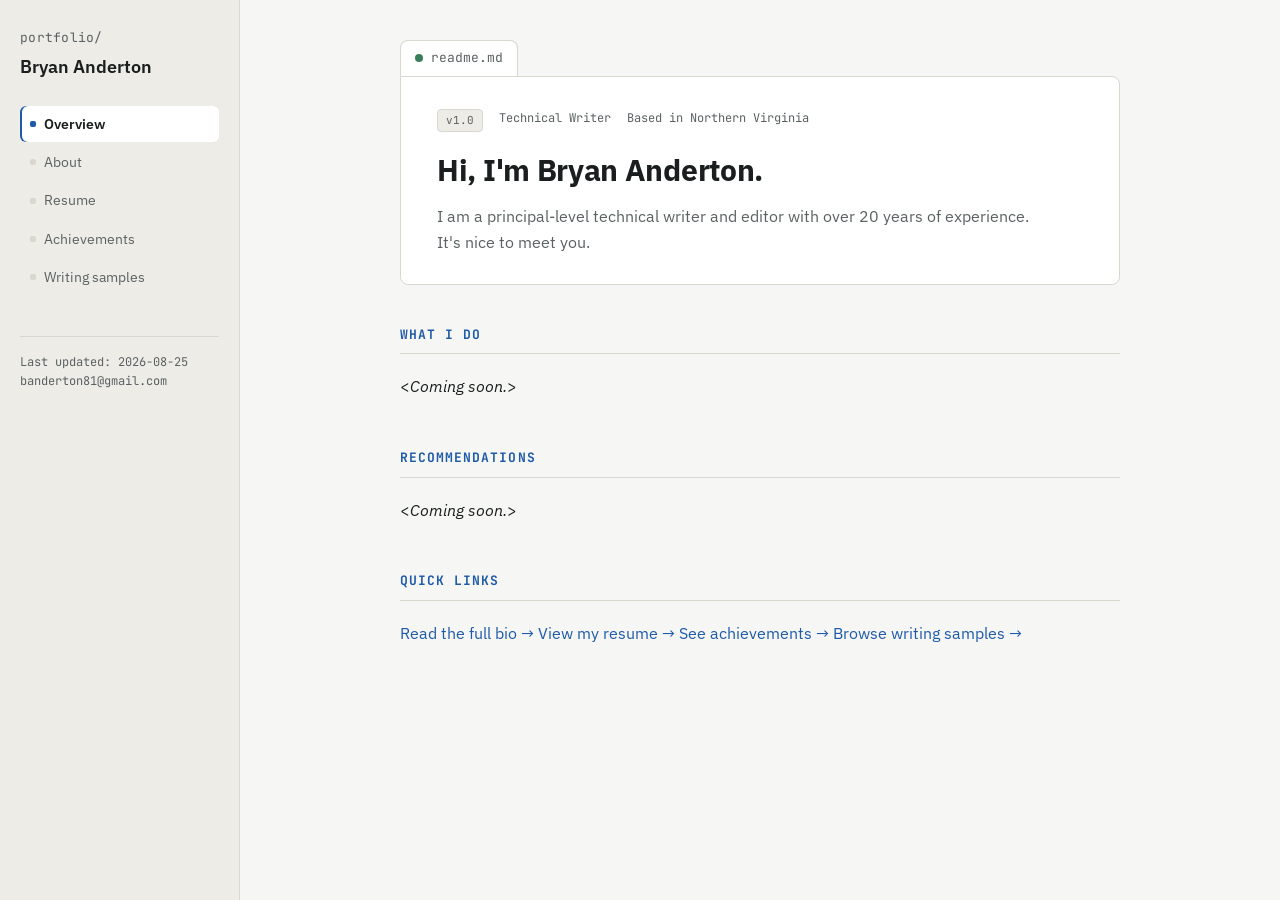
<file: index.html>
<!doctype html>
<html lang="en">
<head>
<meta charset="utf-8">
<meta name="viewport" content="width=device-width, initial-scale=1">
<title>Bryan Anderton — Principal Technical Writer</title>
<meta name="description" content="Technical writer portfolio — achievements, background, and writing samples.">
<link rel="preconnect" href="https://fonts.googleapis.com">
<link href="https://fonts.googleapis.com/css2?family=IBM+Plex+Sans:wght@400;500;600;700&family=JetBrains+Mono:wght@400;500&display=swap" rel="stylesheet">
<link rel="stylesheet" href="style.css">
</head>
<body>
<div class="shell">

  <aside class="sidebar">
    <div class="sidebar__brand">portfolio/</div>
    <p class="sidebar__name">Bryan Anderton</p>
    <nav aria-label="Primary">
      <ul>
        <li><a href="index.html" class="is-active">Overview</a></li>
        <li><a href="about.html">About</a></li>
        <li><a href="Bryan_Anderton_Resume.pdf" target="_blank">Resume</a></li>
        <li><a href="achievements.html">Achievements</a></li>
        <li><a href="samples.html">Writing samples</a></li>
      </ul>
    </nav>
    <div class="sidebar__footer">
      <div>Last updated: 2026-08-25</div>
      <div><a href="mailto:banderton81@gmail.com">banderton81@gmail.com</a></div>
    </div>
  </aside>

  <main>
    <div class="content">
      <div class="file-tab"><span class="file-tab__dot"></span>readme.md</div>
      <div class="doc-header">
        <div class="doc-header__meta">
          <span class="badge">v1.0</span>
          <span>Technical Writer</span>
          <span>Based in Northern Virginia</span>
        </div>
        <h1>Hi, I'm Bryan Anderton.</h1>
        <p>
          I am a principal-level technical writer and editor with over 20 years of experience. It's nice to meet you.
        </p>
        
      </div>

      <section>
        <h2>What I Do</h2>
        <p>
           &lt;<i>Coming soon.</i>&gt;
        </p>
      </section>

      <section>
        <h2>Recommendations</h2>
        <p>
          &lt;<i>Coming soon.</i>&gt;
        </p>
      </section>
      
      <section>
        <h2>Quick links</h2>
        <div class="contact-row">
          <a href="about.html">Read the full bio →</a>
          <a href="Bryan_Anderton_Resume.pdf" target="_blank">View my resume →</a>
          <a href="achievements.html">See achievements →</a>
          <a href="samples.html">Browse writing samples →</a>
        </div>
      </section>
    </div>
  </main>

</div>
</body>
</html>
</file>
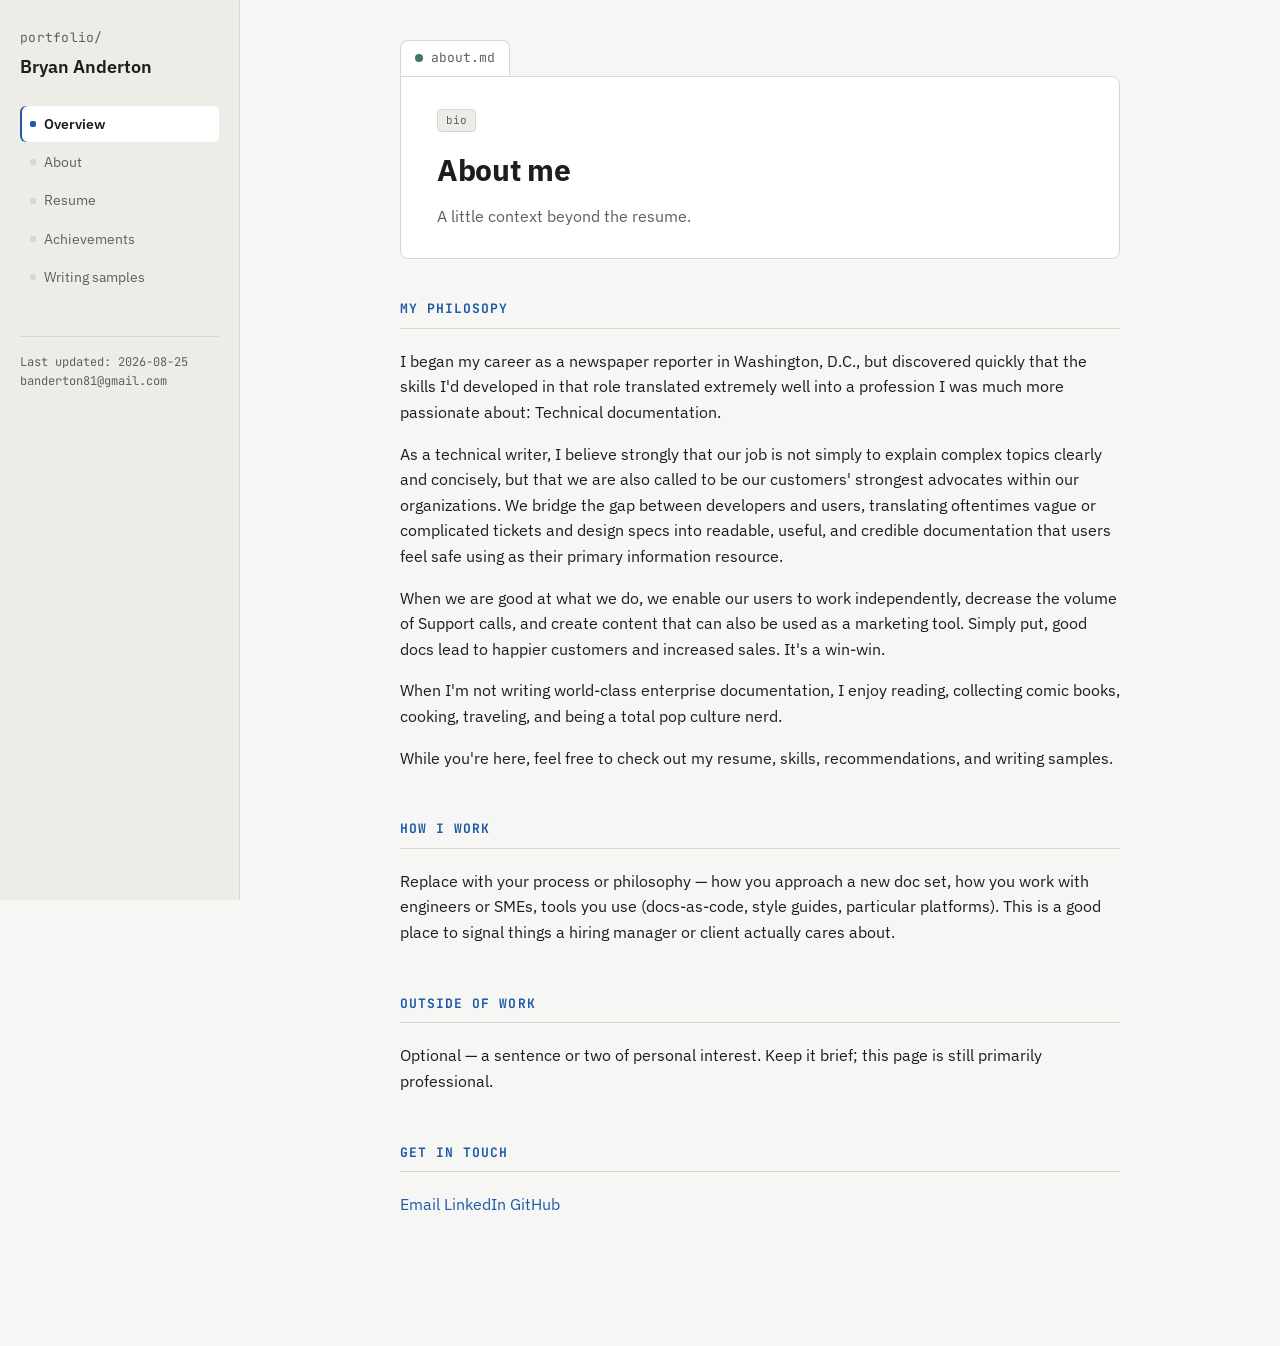
<file: about.html>
<!doctype html>
<html lang="en">
<head>
<meta charset="utf-8">
<meta name="viewport" content="width=device-width, initial-scale=1">
<title>About — Bryan Anderton</title>
<link rel="preconnect" href="https://fonts.googleapis.com">
<link href="https://fonts.googleapis.com/css2?family=IBM+Plex+Sans:wght@400;500;600;700&family=JetBrains+Mono:wght@400;500&display=swap" rel="stylesheet">
<link rel="stylesheet" href="style.css">
</head>
<body>
<div class="shell">

  <aside class="sidebar">
    <div class="sidebar__brand">portfolio/</div>
    <p class="sidebar__name">Bryan Anderton</p>
    <nav aria-label="Primary">
      <ul>
        <li><a href="index.html" class="is-active">Overview</a></li>
        <li><a href="about.html">About</a></li>
        <li><a href="Bryan_Anderton_Resume.pdf" target="_blank">Resume</a></li>
        <li><a href="achievements.html">Achievements</a></li>
        <li><a href="samples.html">Writing samples</a></li>
      </ul>
    </nav>
    <div class="sidebar__footer">
      <div>Last updated: 2026-08-25</div>
      <div><a href="mailto:banderton81@gmail.com">banderton81@gmail.com</a></div>
    </div>
  </aside>

  <main>
    <div class="content">
      <div class="file-tab"><span class="file-tab__dot"></span>about.md</div>
      <div class="doc-header">
        <div class="doc-header__meta">
          <span class="badge">bio</span>
        </div>
        <h1>About me</h1>
        <p>A little context beyond the resume.</p>
      </div>

      <section>
        <h2>My Philosopy</h2>
        
          <p>
          I began my career as a newspaper reporter in Washington, D.C., but discovered quickly that the skills I'd developed in that role translated extremely well into a profession I was much more passionate about: Technical documentation.
        </p> 
        <p>
          As a technical writer, I believe strongly that our job is not simply to explain complex topics clearly and concisely, but that we are also called to be our customers' strongest advocates within our organizations. We bridge the gap between developers and users, translating oftentimes vague or complicated tickets and design specs into readable, useful, and credible documentation that users feel safe using as their primary information resource.
        </p> 
        <p>
          When we are good at what we do, we enable our users to work independently, decrease the volume of Support calls, and create content that can also be used as a marketing tool. Simply put, good docs lead to happier customers and increased sales. It's a win-win.
        </p>
        <p>
          When I'm not writing world-class enterprise documentation, I enjoy reading, collecting comic books, cooking, traveling, and being a total pop culture nerd.
        </p> 
        <p>
          While you're here, feel free to check out my resume, skills, recommendations, and writing samples.
        </p>
        
      </section>

      <section>
        <h2>How I work</h2>
        <p>
          Replace with your process or philosophy — how you approach a new doc
          set, how you work with engineers or SMEs, tools you use (docs-as-code,
          style guides, particular platforms). This is a good place to signal
          things a hiring manager or client actually cares about.
        </p>
      </section>

      <section>
        <h2>Outside of work</h2>
        <p>
          Optional — a sentence or two of personal interest. Keep it brief; this
          page is still primarily professional.
        </p>
      </section>

      <section>
        <h2>Get in touch</h2>
        <div class="contact-row">
          <a href="mailto:banderton81@gmail.com">Email</a>
          <a href="https://linkedin.com/in/yourname">LinkedIn</a>
          <a href="https://github.com/yourname">GitHub</a>
        </div>
      </section>
    </div>
  </main>

</div>
</body>
</html>
</file>
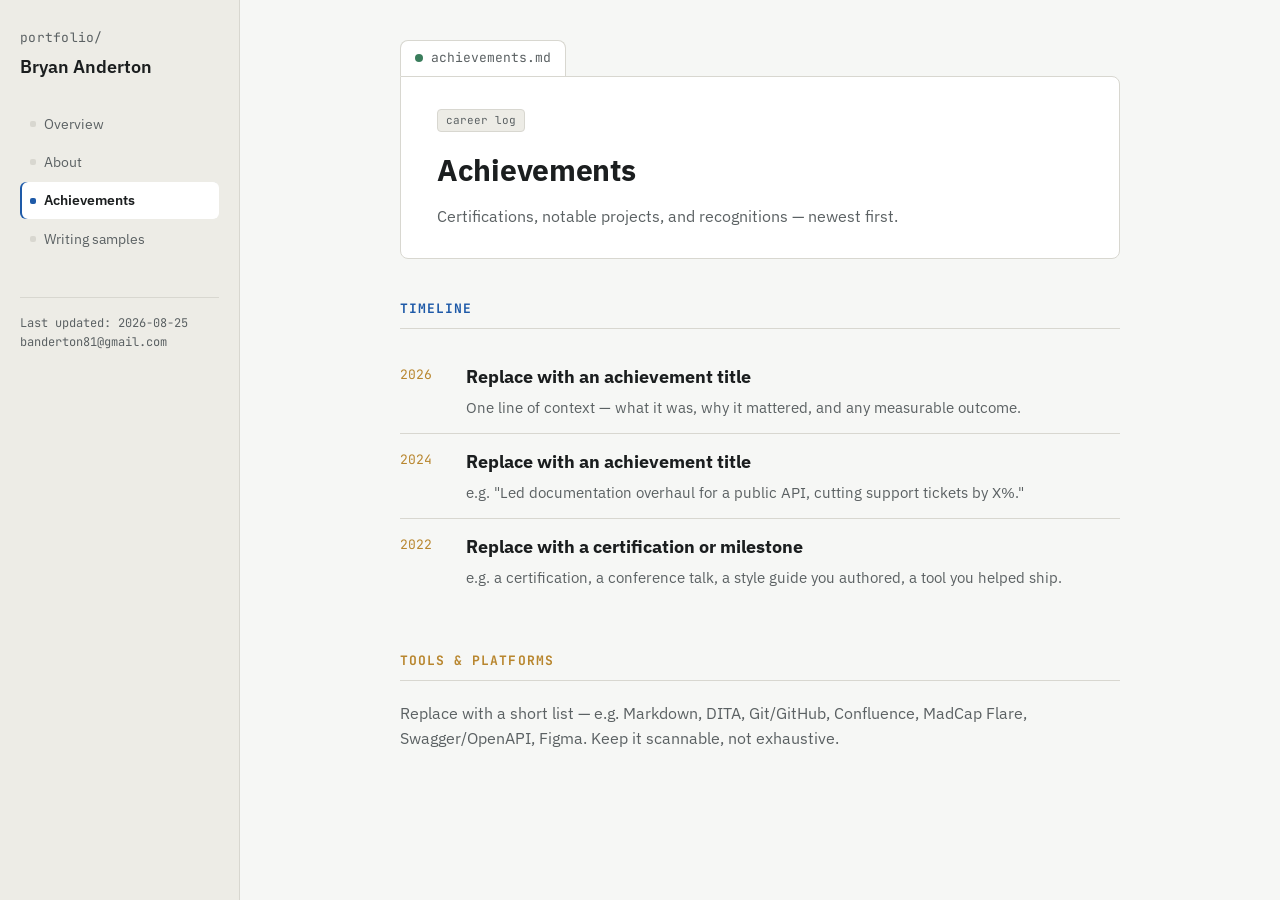
<file: achievements.html>
<!doctype html>
<html lang="en">
<head>
<meta charset="utf-8">
<meta name="viewport" content="width=device-width, initial-scale=1">
<title>Achievements — Bryan Anderton</title>
<link rel="preconnect" href="https://fonts.googleapis.com">
<link href="https://fonts.googleapis.com/css2?family=IBM+Plex+Sans:wght@400;500;600;700&family=JetBrains+Mono:wght@400;500&display=swap" rel="stylesheet">
<link rel="stylesheet" href="style.css">
</head>
<body>
<div class="shell">

  <aside class="sidebar">
    <div class="sidebar__brand">portfolio/</div>
    <p class="sidebar__name">Bryan Anderton</p>
    <nav aria-label="Primary">
      <ul>
        <li><a href="index.html">Overview</a></li>
        <li><a href="about.html">About</a></li>
        <li><a href="achievements.html" class="is-active">Achievements</a></li>
        <li><a href="samples.html">Writing samples</a></li>
      </ul>
    </nav>
    <div class="sidebar__footer">
      <div>Last updated: 2026-08-25</div>
      <div><a href="mailto:banderton81@gmail.com">banderton81@gmail.com</a></div>
    </div>
  </aside>

  <main>
    <div class="content">
      <div class="file-tab"><span class="file-tab__dot"></span>achievements.md</div>
      <div class="doc-header">
        <div class="doc-header__meta">
          <span class="badge">career log</span>
        </div>
        <h1>Achievements</h1>
        <p>Certifications, notable projects, and recognitions — newest first.</p>
      </div>

      <section>
        <h2>Timeline</h2>

        <div class="achievement">
          <div class="achievement__year">2026</div>
          <div class="achievement__body">
            <h3>Replace with an achievement title</h3>
            <p>One line of context — what it was, why it mattered, and any measurable outcome.</p>
          </div>
        </div>

        <div class="achievement">
          <div class="achievement__year">2024</div>
          <div class="achievement__body">
            <h3>Replace with an achievement title</h3>
            <p>e.g. "Led documentation overhaul for a public API, cutting support tickets by X%."</p>
          </div>
        </div>

        <div class="achievement">
          <div class="achievement__year">2022</div>
          <div class="achievement__body">
            <h3>Replace with a certification or milestone</h3>
            <p>e.g. a certification, a conference talk, a style guide you authored, a tool you helped ship.</p>
          </div>
        </div>

      </section>

      <section>
        <h2 style="color: var(--accent-2);">Tools &amp; platforms</h2>
        <p class="muted">
          Replace with a short list — e.g. Markdown, DITA, Git/GitHub, Confluence,
          MadCap Flare, Swagger/OpenAPI, Figma. Keep it scannable, not exhaustive.
        </p>
      </section>
    </div>
  </main>

</div>
</body>
</html>
</file>
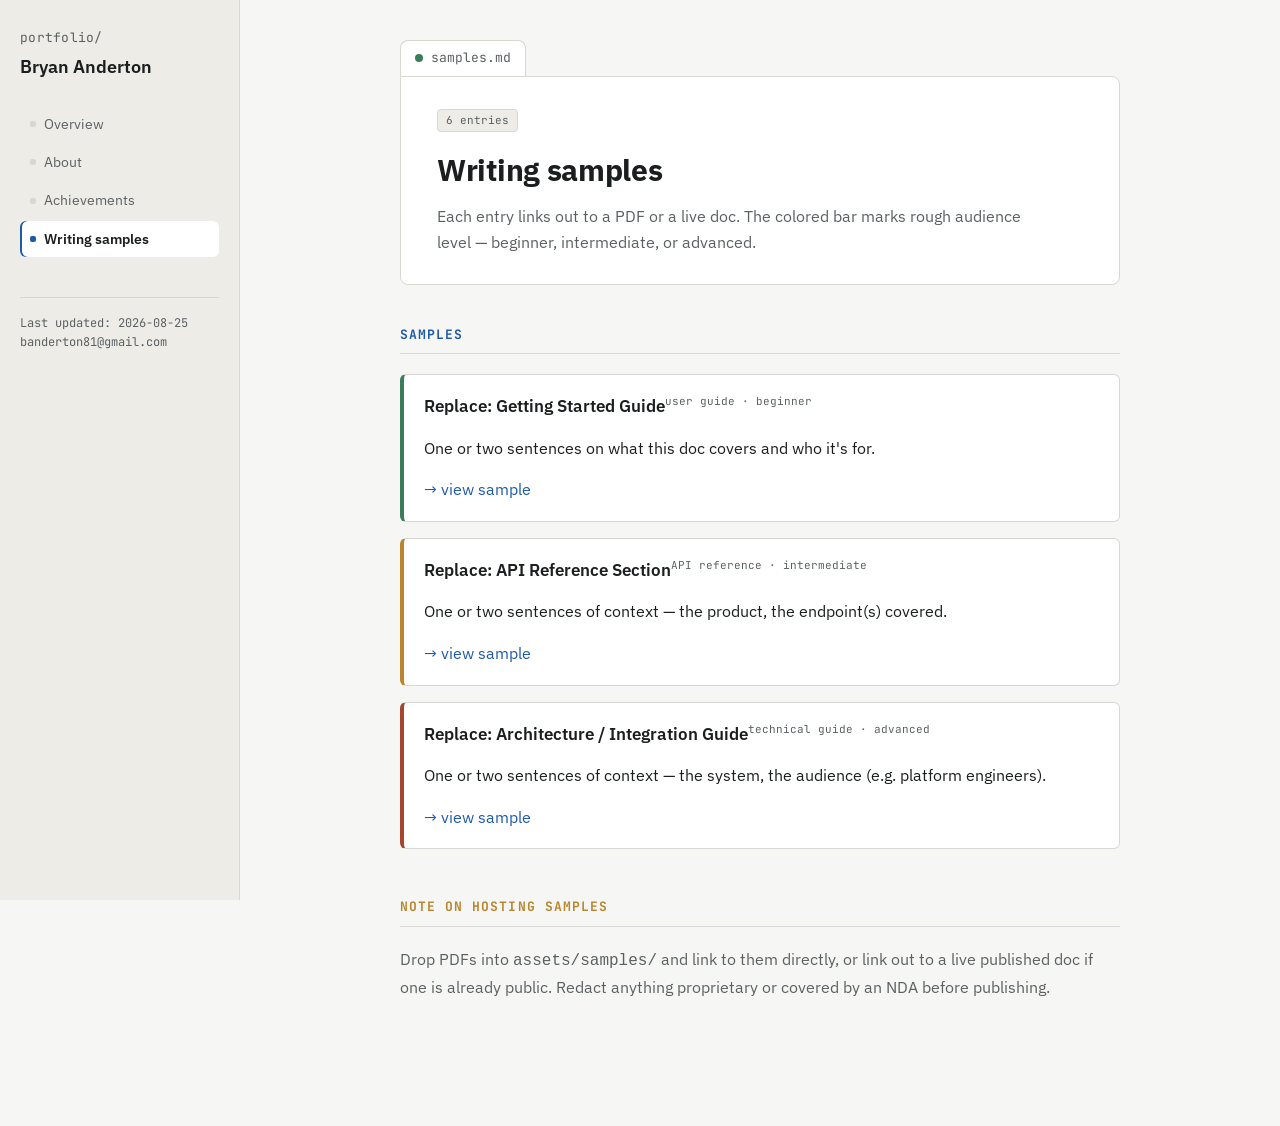
<file: samples.html>
<!doctype html>
<html lang="en">
<head>
<meta charset="utf-8">
<meta name="viewport" content="width=device-width, initial-scale=1">
<title>Writing Samples — Bryan Anderton</title>
<link rel="preconnect" href="https://fonts.googleapis.com">
<link href="https://fonts.googleapis.com/css2?family=IBM+Plex+Sans:wght@400;500;600;700&family=JetBrains+Mono:wght@400;500&display=swap" rel="stylesheet">
<link rel="stylesheet" href="style.css">
</head>
<body>
<div class="shell">

  <aside class="sidebar">
    <div class="sidebar__brand">portfolio/</div>
    <p class="sidebar__name">Bryan Anderton</p>
    <nav aria-label="Primary">
      <ul>
        <li><a href="index.html">Overview</a></li>
        <li><a href="about.html">About</a></li>
        <li><a href="achievements.html">Achievements</a></li>
        <li><a href="samples.html" class="is-active">Writing samples</a></li>
      </ul>
    </nav>
    <div class="sidebar__footer">
      <div>Last updated: 2026-08-25</div>
      <div><a href="mailto:banderton81@gmail.com">banderton81@gmail.com</a></div>
    </div>
  </aside>

  <main>
    <div class="content">
      <div class="file-tab"><span class="file-tab__dot"></span>samples.md</div>
      <div class="doc-header">
        <div class="doc-header__meta">
          <span class="badge">6 entries</span>
        </div>
        <h1>Writing samples</h1>
        <p>
          Each entry links out to a PDF or a live doc. The colored bar marks
          rough audience level — beginner, intermediate, or advanced.
        </p>
      </div>

      <section>
        <h2>Samples</h2>

        <div class="sample" data-level="beginner">
          <div class="sample__top">
            <span class="sample__title">Replace: Getting Started Guide</span>
            <span class="sample__tag">user guide · beginner</span>
          </div>
          <p class="sample__desc">
            One or two sentences on what this doc covers and who it's for.
          </p>
          <a class="sample__link" href="assets/samples/sample-1.pdf">→ view sample</a>
        </div>

        <div class="sample" data-level="intermediate">
          <div class="sample__top">
            <span class="sample__title">Replace: API Reference Section</span>
            <span class="sample__tag">API reference · intermediate</span>
          </div>
          <p class="sample__desc">
            One or two sentences of context — the product, the endpoint(s) covered.
          </p>
          <a class="sample__link" href="assets/samples/sample-2.pdf">→ view sample</a>
        </div>

        <div class="sample" data-level="advanced">
          <div class="sample__top">
            <span class="sample__title">Replace: Architecture / Integration Guide</span>
            <span class="sample__tag">technical guide · advanced</span>
          </div>
          <p class="sample__desc">
            One or two sentences of context — the system, the audience (e.g. platform engineers).
          </p>
          <a class="sample__link" href="assets/samples/sample-3.pdf">→ view sample</a>
        </div>

        <!-- Duplicate a .sample block above for each additional writing sample. -->

      </section>

      <section>
        <h2 style="color: var(--accent-2);">Note on hosting samples</h2>
        <p class="muted">
          Drop PDFs into <code>assets/samples/</code> and link to them directly,
          or link out to a live published doc if one is already public. Redact
          anything proprietary or covered by an NDA before publishing.
        </p>
      </section>
    </div>
  </main>

</div>
</body>
</html>
</file>
<file: style.css>
/* ============================================================
   Portfolio site for a technical writer.
   ============================================================ */

:root {
  --bg: #f6f7f5;
  --bg-alt: #edece6;
  --panel: #ffffff;
  --ink: #1b1e1f;
  --ink-muted: #5b6163;
  --accent: #1e5aa8;      /* doc-link blue */
  --accent-2: #b8862e;    /* amber label/tag */
  --line: #d8d7d0;
  --code-bg: #14181a;
  --code-ink: #d7dbdd;
  --green: #3a7d5c;       /* "beginner" level */
  --amber: #b8862e;       /* "intermediate" level */
  --red: #a8452f;         /* "advanced" level */

  --font-body: 'IBM Plex Sans', -apple-system, BlinkMacSystemFont, sans-serif;
  --font-mono: 'JetBrains Mono', ui-monospace, Menlo, Consolas, monospace;

  --sidebar-w: 240px;
}

* { box-sizing: border-box; }

html { scroll-behavior: smooth; }

body {
  margin: 0;
  background: var(--bg);
  color: var(--ink);
  font-family: var(--font-body);
  font-size: 16px;
  line-height: 1.6;
}

a { color: var(--accent); text-decoration: none; }
a:hover { text-decoration: underline; }
a:focus-visible, button:focus-visible {
  outline: 2px solid var(--accent);
  outline-offset: 2px;
}

/* ---------- layout shell ---------- */

.shell {
  display: flex;
  min-height: 100vh;
}

.sidebar {
  width: var(--sidebar-w);
  flex-shrink: 0;
  background: var(--bg-alt);
  border-right: 1px solid var(--line);
  padding: 28px 20px;
  position: sticky;
  top: 0;
  height: 100vh;
  overflow-y: auto;
}

.sidebar__brand {
  font-family: var(--font-mono);
  font-size: 13px;
  color: var(--ink-muted);
  letter-spacing: 0.02em;
  margin-bottom: 4px;
}

.sidebar__name {
  font-weight: 600;
  font-size: 18px;
  margin: 0 0 24px 0;
  color: var(--ink);
}

.sidebar nav ul {
  list-style: none;
  margin: 0;
  padding: 0;
}

.sidebar nav li { margin-bottom: 2px; }

.sidebar nav a {
  display: flex;
  align-items: center;
  gap: 8px;
  padding: 7px 10px;
  border-radius: 6px;
  color: var(--ink-muted);
  font-size: 14px;
  text-decoration: none;
}

.sidebar nav a::before {
  content: '';
  width: 6px;
  height: 6px;
  border-radius: 2px;
  background: var(--line);
  flex-shrink: 0;
}

.sidebar nav a:hover {
  background: var(--panel);
  color: var(--ink);
}

.sidebar nav a.is-active {
  background: var(--panel);
  color: var(--ink);
  font-weight: 600;
  box-shadow: inset 2px 0 0 var(--accent);
}

.sidebar nav a.is-active::before { background: var(--accent); }

.sidebar__footer {
  margin-top: 40px;
  padding-top: 16px;
  border-top: 1px solid var(--line);
  font-family: var(--font-mono);
  font-size: 12px;
  color: var(--ink-muted);
}

.sidebar__footer a { color: var(--ink-muted); }

/* ---------- main content ---------- */

main {
  flex: 1;
  min-width: 0;
  padding: 0 40px 80px;
}

.content {
  max-width: 720px;
  margin: 0 auto;
}

/* file-tab header — the signature element.
   Every page opens like a rendered markdown file, complete
   with a filename tab and a small commit-style metadata line. */

.file-tab {
  margin-top: 40px;
  display: inline-flex;
  align-items: center;
  gap: 8px;
  padding: 7px 14px;
  background: var(--panel);
  border: 1px solid var(--line);
  border-bottom: none;
  border-radius: 8px 8px 0 0;
  font-family: var(--font-mono);
  font-size: 13px;
  color: var(--ink-muted);
}

.file-tab__dot {
  width: 8px;
  height: 8px;
  border-radius: 50%;
  background: var(--green);
}

.doc-header {
  background: var(--panel);
  border: 1px solid var(--line);
  border-radius: 0 8px 8px 8px;
  padding: 32px 36px 28px;
  margin-bottom: 40px;
}

.doc-header__meta {
  font-family: var(--font-mono);
  font-size: 12px;
  color: var(--ink-muted);
  margin-bottom: 14px;
  display: flex;
  gap: 16px;
  flex-wrap: wrap;
}

.doc-header h1 {
  margin: 0 0 10px;
  font-size: 30px;
  letter-spacing: -0.01em;
}

.doc-header p {
  margin: 0;
  color: var(--ink-muted);
  font-size: 16px;
  max-width: 60ch;
}

.badge {
  display: inline-block;
  font-family: var(--font-mono);
  font-size: 11px;
  padding: 2px 8px;
  border-radius: 4px;
  background: var(--bg-alt);
  color: var(--ink-muted);
  border: 1px solid var(--line);
}

/* ---------- prose sections ---------- */

section { margin-bottom: 48px; }

h2 {
  font-size: 13px;
  font-family: var(--font-mono);
  text-transform: uppercase;
  letter-spacing: 0.08em;
  color: var(--accent);
  border-bottom: 1px solid var(--line);
  padding-bottom: 8px;
  margin: 0 0 20px;
}

h3 {
  font-size: 18px;
  margin: 0 0 6px;
}

p { color: var(--ink); }
.muted { color: var(--ink-muted); }

/* ---------- achievement list ---------- */

.achievement {
  display: flex;
  gap: 14px;
  padding: 14px 0;
  border-bottom: 1px solid var(--line);
}

.achievement:last-child { border-bottom: none; }

.achievement__year {
  font-family: var(--font-mono);
  font-size: 13px;
  color: var(--accent-2);
  flex-shrink: 0;
  width: 52px;
  padding-top: 2px;
}

.achievement__body h3 { margin-bottom: 4px; }
.achievement__body p { margin: 0; font-size: 14.5px; color: var(--ink-muted); }

/* ---------- writing samples: changelog-style cards ---------- */

.sample {
  background: var(--panel);
  border: 1px solid var(--line);
  border-left: 4px solid var(--green);
  border-radius: 6px;
  padding: 18px 20px;
  margin-bottom: 16px;
}

.sample[data-level="intermediate"] { border-left-color: var(--amber); }
.sample[data-level="advanced"] { border-left-color: var(--red); }

.sample__top {
  display: flex;@import url('https://fonts.googleapis.com/css2?family=Space+Grotesk:wght@500;600;700&family=IBM+Plex+Sans:wght@400;500;600&family=JetBrains+Mono:wght@400;500&display=swap');

:root {
  --bg: #fafaf9;
  --bg-alt: #f1effc;
  --panel: #ffffff;
  --ink: #17181c;
  --ink-muted: #5b5f6b;

  --sidebar-bg: #211f52;      /* bold deep indigo — the "stand out" move */
  --sidebar-bg-raised: #2c2a68;
  --sidebar-ink: #f5f3ff;
  --sidebar-ink-muted: #b3aee0;

  --accent: #ff5a36;          /* warm coral — the single accent, carries the warmth */
  --accent-ink: #ffffff;
  --accent-2: #e08a1e;        /* gold, used sparingly for secondary labels */

  --line: #e7e5ef;
  --green: #2f9e68;           /* "beginner" level */
  --amber: #d98f2b;           /* "intermediate" level */
  --red: #c24545;             /* "advanced" level */

  --font-display: 'Space Grotesk', var(--font-body);
  --font-body: 'IBM Plex Sans', -apple-system, BlinkMacSystemFont, sans-serif;
  --font-mono: 'JetBrains Mono', ui-monospace, Menlo, Consolas, monospace;

  --sidebar-w: 250px;
  --radius: 14px;
}

* { box-sizing: border-box; }

html { scroll-behavior: smooth; }

body {
  margin: 0;
  background: var(--bg);
  color: var(--ink);
  font-family: var(--font-body);
  font-size: 16px;
  line-height: 1.6;
}

a { color: var(--accent); text-decoration: none; font-weight: 500; }
a:hover { text-decoration: underline; }
a:focus-visible, button:focus-visible {
  outline: 2px solid var(--accent);
  outline-offset: 2px;
}

/* ---------- layout shell ---------- */

.shell {
  display: flex;
  min-height: 100vh;
}

.sidebar {
  width: var(--sidebar-w);
  flex-shrink: 0;
  background: var(--sidebar-bg);
  padding: 32px 22px;
  position: sticky;
  top: 0;
  height: 100vh;
  overflow-y: auto;
}

.sidebar__brand {
  font-family: var(--font-mono);
  font-size: 12px;
  color: var(--sidebar-ink-muted);
  letter-spacing: 0.04em;
  margin-bottom: 6px;
}

.sidebar__name {
  font-family: var(--font-display);
  font-weight: 700;
  font-size: 20px;
  margin: 0 0 28px 0;
  color: var(--sidebar-ink);
  letter-spacing: -0.01em;
}

.sidebar nav ul {
  list-style: none;
  margin: 0;
  padding: 0;
}

.sidebar nav li { margin-bottom: 3px; }

.sidebar nav a {
  display: flex;
  align-items: center;
  gap: 9px;
  padding: 9px 12px;
  border-radius: 8px;
  color: var(--sidebar-ink-muted);
  font-size: 14px;
  font-weight: 500;
  text-decoration: none;
}

.sidebar nav a::before {
  content: '';
  width: 6px;
  height: 6px;
  border-radius: 50%;
  background: var(--sidebar-ink-muted);
  opacity: 0.5;
  flex-shrink: 0;
}

.sidebar nav a:hover {
  background: var(--sidebar-bg-raised);
  color: var(--sidebar-ink);
}

.sidebar nav a.is-active {
  background: var(--accent);
  color: var(--accent-ink);
  font-weight: 600;
}

.sidebar nav a.is-active::before { background: var(--accent-ink); opacity: 1; }

.sidebar__footer {
  margin-top: 40px;
  padding-top: 18px;
  border-top: 1px solid rgba(255,255,255,0.12);
  font-family: var(--font-mono);
  font-size: 12px;
  color: var(--sidebar-ink-muted);
}

.sidebar__footer a { color: var(--sidebar-ink-muted); font-weight: 400; }
.sidebar__footer a:hover { color: var(--sidebar-ink); }

/* ---------- main content ---------- */

main {
  flex: 1;
  min-width: 0;
  padding: 0 44px 80px;
}

.content {
  max-width: 720px;
  margin: 0 auto;
}

/* file-tab header — the signature element.
   Every page opens like a rendered markdown file. The bold move
   here is the thick coral top-stripe on the doc-header below —
   loud enough to feel modern, contained enough to feel calm. */

.file-tab {
  margin-top: 40px;
  display: inline-flex;
  align-items: center;
  gap: 8px;
  padding: 7px 14px;
  background: var(--panel);
  border: 1px solid var(--line);
  border-bottom: none;
  border-radius: var(--radius) var(--radius) 0 0;
  font-family: var(--font-mono);
  font-size: 13px;
  color: var(--ink-muted);
}

.file-tab__dot {
  width: 8px;
  height: 8px;
  border-radius: 50%;
  background: var(--green);
}

.doc-header {
  background: var(--panel);
  border: 1px solid var(--line);
  border-top: 5px solid var(--accent);
  border-radius: 0 var(--radius) var(--radius) var(--radius);
  padding: 34px 38px 30px;
  margin-bottom: 44px;
}

.doc-header__meta {
  font-family: var(--font-mono);
  font-size: 12px;
  color: var(--ink-muted);
  margin-bottom: 16px;
  display: flex;
  gap: 16px;
  flex-wrap: wrap;
}

.doc-header h1 {
  font-family: var(--font-display);
  margin: 0 0 12px;
  font-size: 36px;
  font-weight: 700;
  letter-spacing: -0.02em;
  color: var(--ink);
}

.doc-header p {
  margin: 0;
  color: var(--ink-muted);
  font-size: 16.5px;
  max-width: 60ch;
}

.badge {
  display: inline-block;
  font-family: var(--font-mono);
  font-size: 11px;
  padding: 3px 9px;
  border-radius: 20px;
  background: var(--bg-alt);
  color: #4c3f9e;
  border: 1px solid var(--line);
}

/* ---------- prose sections ---------- */

section { margin-bottom: 48px; }

h2 {
  font-family: var(--font-display);
  font-size: 14px;
  text-transform: uppercase;
  letter-spacing: 0.07em;
  font-weight: 700;
  color: var(--accent);
  border-bottom: 2px solid var(--line);
  padding-bottom: 9px;
  margin: 0 0 20px;
}

h3 {
  font-family: var(--font-display);
  font-weight: 600;
  font-size: 18px;
  margin: 0 0 6px;
  color: var(--ink);
}

p { color: var(--ink); }
.muted { color: var(--ink-muted); }

/* ---------- achievement list ---------- */

.achievement {
  display: flex;
  gap: 16px;
  padding: 16px 0;
  border-bottom: 1px solid var(--line);
}

.achievement:last-child { border-bottom: none; }

.achievement__year {
  font-family: var(--font-mono);
  font-weight: 500;
  font-size: 13px;
  color: var(--accent-2);
  flex-shrink: 0;
  width: 52px;
  padding-top: 3px;
}

.achievement__body h3 { margin-bottom: 4px; }
.achievement__body p { margin: 0; font-size: 14.5px; color: var(--ink-muted); }

/* ---------- writing samples: changelog-style cards ---------- */

.sample {
  background: var(--panel);
  border: 1px solid var(--line);
  border-left: 5px solid var(--green);
  border-radius: 12px;
  padding: 20px 22px;
  margin-bottom: 16px;
  transition: border-color 0.15s ease, box-shadow 0.15s ease;
}

.sample:hover {
  box-shadow: 0 4px 16px rgba(33, 31, 82, 0.08);
}

.sample[data-level="intermediate"] { border-left-color: var(--amber); }
.sample[data-level="advanced"] { border-left-color: var(--red); }

.sample__top {
  display: flex;
  justify-content: space-between;
  align-items: baseline;
  gap: 12px;
  flex-wrap: wrap;
  margin-bottom: 7px;
}

.sample__title {
  font-family: var(--font-display);
  font-weight: 600;
  font-size: 16.5px;
  color: var(--ink);
}

.sample__tag {
  font-family: var(--font-mono);
  font-size: 11px;
  color: var(--ink-muted);
}

.sample__desc {
  font-size: 14.5px;
  color: var(--ink-muted);
  margin: 0 0 10px;
}

.sample__link {
  font-family: var(--font-mono);
  font-size: 13px;
  font-weight: 500;
}

/* ---------- contact / links ---------- */

.contact-row {
  display: flex;
  gap: 10px;
  flex-wrap: wrap;
  margin-top: 8px;
}

.contact-row a {
  font-family: var(--font-mono);
  font-size: 13px;
  font-weight: 500;
  padding: 8px 14px;
  border: 1px solid var(--line);
  border-radius: 20px;
  background: var(--panel);
  color: var(--ink);
}

.contact-row a:hover {
  border-color: var(--accent);
  background: var(--accent);
  color: var(--accent-ink);
  text-decoration: none;
}

/* ---------- responsive ---------- */

@media (max-width: 780px) {
  .shell { flex-direction: column; }
  .sidebar {
    width: 100%;
    height: auto;
    position: relative;
    padding: 22px 20px;
  }
  .sidebar nav ul { display: flex; flex-wrap: wrap; gap: 4px; }
  .sidebar__footer { display: none; }
  main { padding: 0 20px 60px; }
  .doc-header { padding: 26px 22px; }
  .doc-header h1 { font-size: 28px; }
}

@media (prefers-reduced-motion: reduce) {
  html { scroll-behavior: auto; }
  .sample { transition: none; }
}
</file>
